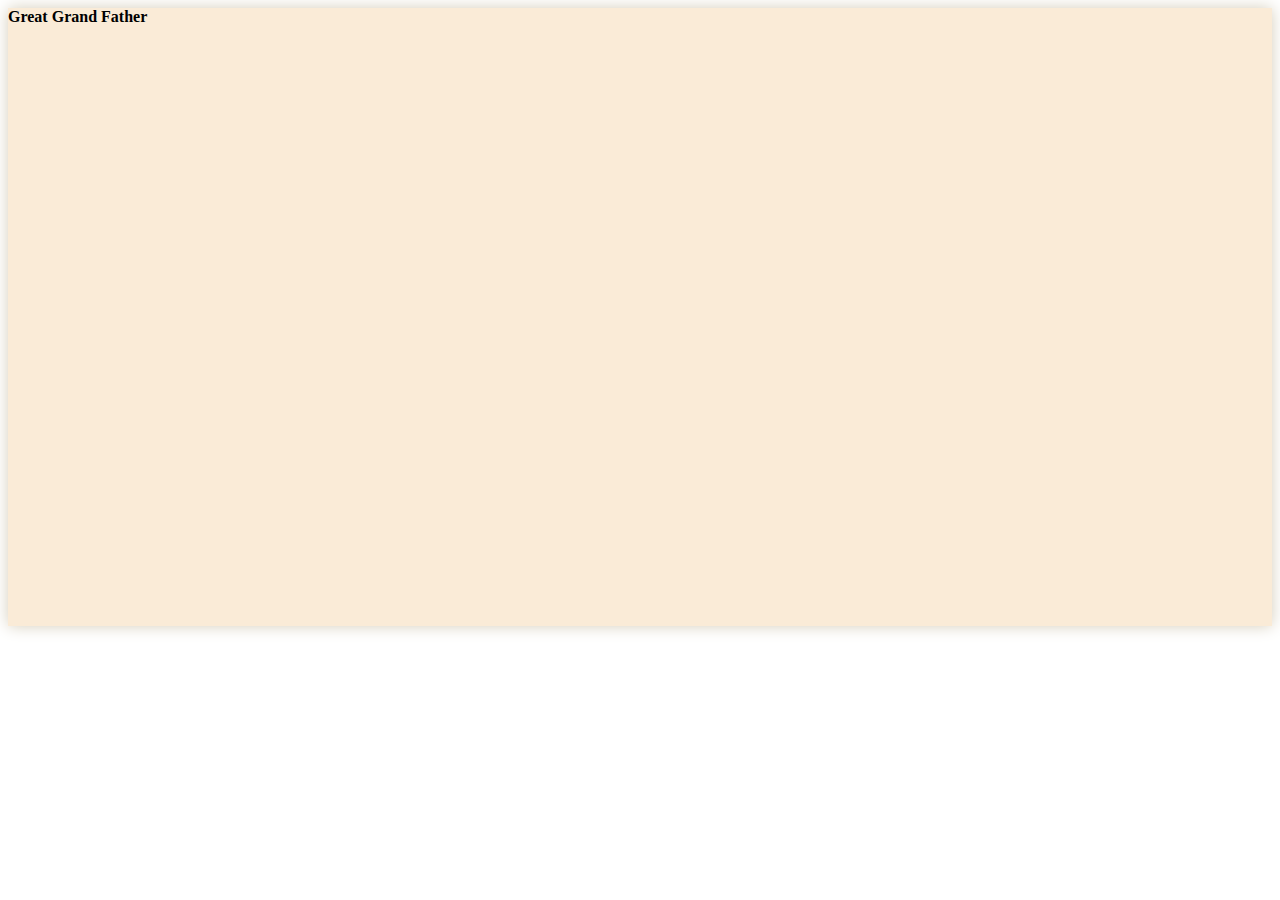
<file: Ancestor-tree/index.html>
<!DOCTYPE html>
<html lang="en">
<head>
    <meta charset="UTF-8">
    <meta http-equiv="X-UA-Compatible" content="IE=edge">
    <meta name="viewport" content="width=device-width, initial-scale=1.0">
    <title>Ancestor-Tree</title>
    <link rel="stylesheet" href="css/style.css">

</head>
<body>
    
    <div class="great-grand-father">
        <div class="grand-father">
            <div class="father">
                <div class="You">You</div>
                <div class="Brother">Brother</div>
                <div class="Sister">Sister</div>
            </div>
            <div class="uncle">
                <div class="cousin">cousin 1</div>
                <div class="cousin">cousin 2</div>
                <div class="cousin">cousin 3</div>
            </div>
        </div>
        <div class="grand-father">
            <div class="uncle">
                <div class="cousin">cousin 4</div>
                <div class="cousin">cousin 5</div>
                <div class="cousin">cousin 6</div>
            </div>
            <div class="aunty">
                <div class="cousin">cousin 7</div>
                <div class="cousin">cousin 8</div>
                <div class="cousin">cousin 9</div>
            </div>
            <div class="uncle">
                <div class="cousin">cousin 10</div>
                <div class="cousin">cousin 11</div>
                <div class="cousin">cousin 12</div>
            </div>
        </div>
        <div class="grand-father">
            <div class="uncle">
                <div class="cousin">cousin 13</div>
                <div class="cousin">cousin 14</div>
            </div>
        </div>
    </div>



</body>
</html>
</file>
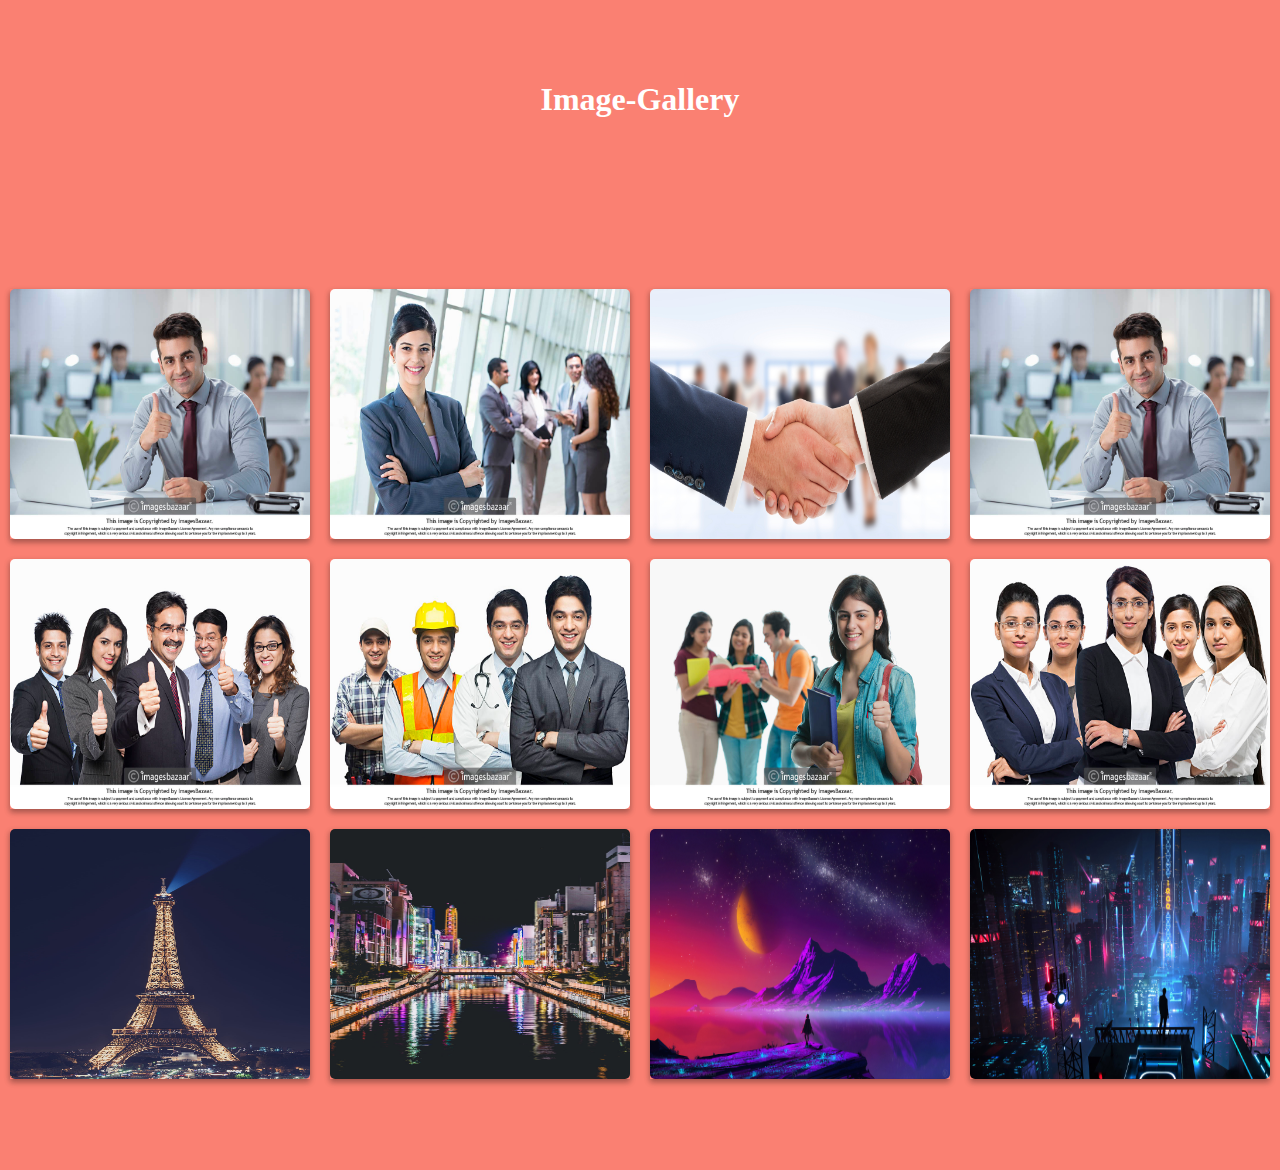
<file: Image-Gallery/index.html>
<!DOCTYPE html>
<html lang="en">
<head>
    <meta charset="UTF-8">
    <meta http-equiv="X-UA-Compatible" content="IE=edge">
    <meta name="viewport" content="width=device-width, initial-scale=1.0">
    <title>Image Gallery</title>

    <style>
    *{
        padding: 0;
        margin: 0;
    }

    .main{
        width:100%;
        height:130vh;
        border:0px solid red;
        display: flex;
       align-items: center;
       flex-direction: column;
       justify-content: space-around;
       background-color: salmon;
    }

    h1{
      color:#fff;
        
    }

    .child-image{
        display: flex;
        justify-content: center;
        flex-flow: row wrap;
    }
  
    .image{
        height:250px;
        width:300px;
        margin: 10px;
        box-shadow: rgba(0, 0, 0, 0.16) 0px 3px 6px, rgba(0, 0, 0, 0.23) 0px 3px 6px;
    }

    .image:hover{
        transition: 0.5s;
        transform: scale(1.1);
        cursor: pointer;
    }

    .image a img{
        border-radius: 5px;
    }
    

    </style>

</head>
<body>
    <div class="main">
        <h1>Image-Gallery</h1>

        <div class="child-image">        
            
            <div class="image">
      <a target="_blank" href="img/1.jpg"><img src="img/1.jpg" alt="" height="250" width="300"/></a>
        </div>

        <div class="image">
      <a target="_blank" href="img/2.jpg" >  <img src="img/2.jpg" alt="" height="250" width="300" /></a>
        </div>
        <div class="image">
      <a target="_blank" href="img/3.jpg">  <img src="img/3.jpg" alt="" height="250" width="300" /></a>
        </div>
        <div class="image">
      <a target="_blank" href="img/123.jpg">  <img src="img/123.jpg" alt="" height="250" width="300" /></a>
        </div>
        
        
        
        <div class="image">
      <a target="_blank" href="img/124.jpg">  <img src="img/124.jpg" alt="" height="250" width="300" /></a>
        </div>
        
        <div class="image">
       <a target="_blank" href="img/125.jpg"> <img src="img/125.jpg" alt="" height="250" width="300" /></a>
            </div>
        
        <div class="image">
      <a target="_blank" href="img/126.jpg">  <img src="img/126.jpg" alt="" height="250" width="300" /></a>
        </div>
        
        <div class="image">
      <a>  <img src="img/c.jpg" alt="" height="250" width="300"  /></a>
        </div>
        
        
        <div class="image">
      <a target="_blank" href="img/hd_9e988b86492818b251bb1ab59f88d4d8.jpg">  <img src="img/hd_9e988b86492818b251bb1ab59f88d4d8.jpg" alt="" height="250" width="300" /></a>
        </div>
        
        <div class="image">
       <a target="_blank" href="img/hd_b087994ac8dbfc2824cd42448e8c8e76.jpg"> <img src="img/hd_b087994ac8dbfc2824cd42448e8c8e76.jpg" alt="" height="250" width="300" />
</a>        </div>
        
        <div class="image">
       <a target="_blank" href="img/wallpaperflare.com_wallpaper (2).jpg"> <img src="img/wallpaperflare.com_wallpaper (2).jpg" alt="" height="250" width="300" />
</a>        </div>
        
        <div class="image">
       <a target="_blank" href="img/wallpaperflare.com_wallpaper (3).jpg"> <img src="img/wallpaperflare.com_wallpaper (3).jpg" alt="" height="250" width="300" />
</a>        </div>

</div>

        
</div>
    
</body>
</html>
</file>
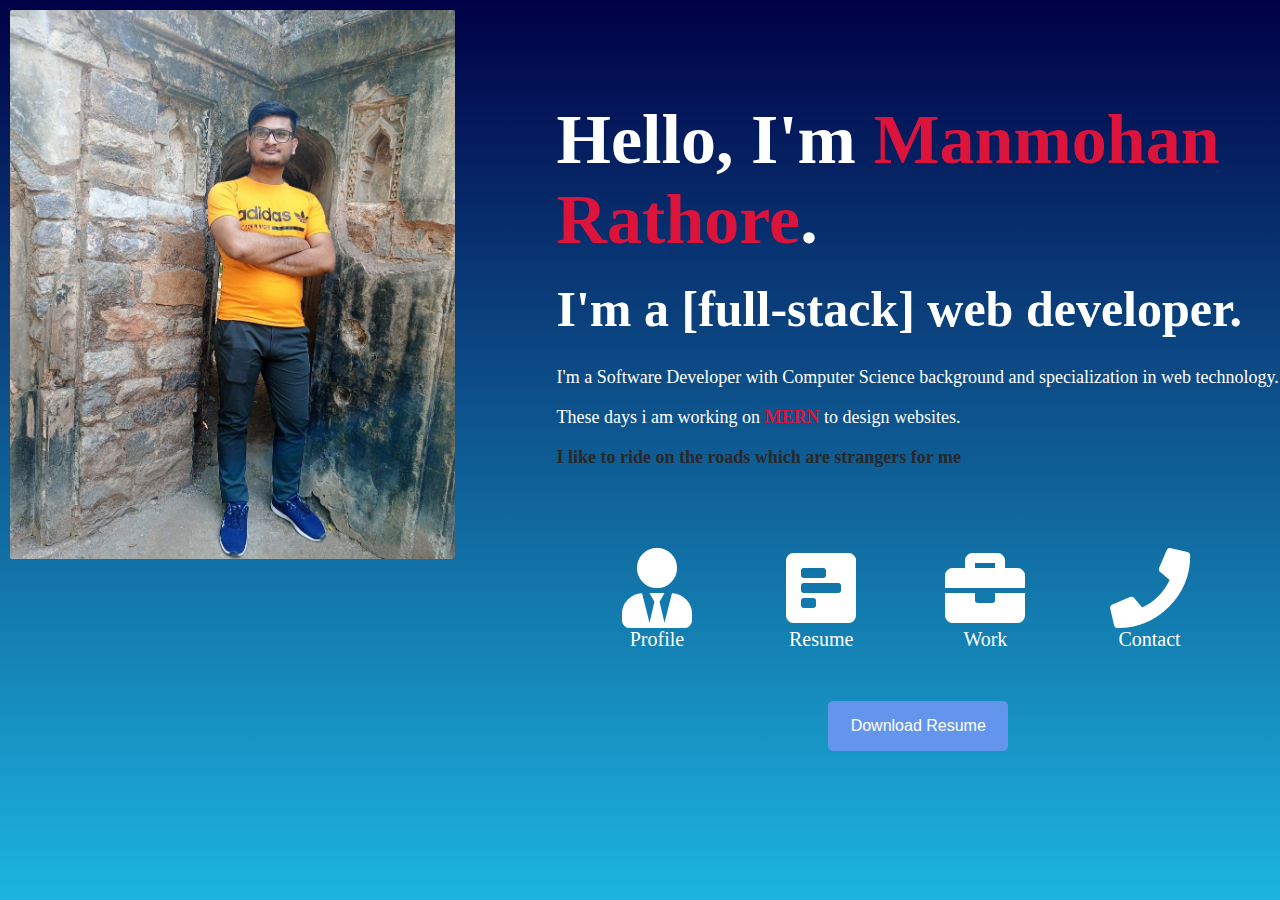
<file: Portfolio-2/index.html>
<!DOCTYPE html>
<html lang="en">
<head>
    <meta charset="UTF-8">
    <meta http-equiv="X-UA-Compatible" content="IE=edge">
    <meta name="viewport" content="width=device-width, initial-scale=1.0">
    <title>Manmohan Rathore</title>

    <link rel="stylesheet" href="https://cdnjs.cloudflare.com/ajax/libs/font-awesome/5.10.0/css/all.min.css" />

    <style>
        *{
            padding:0;
            margin: 0;
        }
        .main{
            border:0px solid red;
            height:100vh;
            display: flex;
            align-items: center;
            width: 100%;
            background:linear-gradient(#000046,#1cb5e0);
        }
        #pic{
            border-radius: 2px;
            width:80%;
            margin:10px 0 0 10px;
             /* border:2px solid gray ;  */
        }

       #left-section{
           width:50%;
           height:100vh;

       } 
       .right{
           width:65%;
           float: right;
           height:100vh;
           display: flex;
           justify-content: center;
           flex-direction: column;
       }
    .heading{
        margin:0;
        font-size: 70px;
        color: #fff; 
    }

    .para{
        margin-top: 20px;
        color:#fff;
        /* line-height: 20px; */
        display: flex;
        flex-direction: column;
        justify-content: space-around;
        height:120px;
        font-size: 18px;
    }

    span{
        color:#282828;
    }

    .align-center {
        text-align: center;
      }
      .li-item li {
        display: inline-block;
        width: 18%;
        margin-right:30px;
        padding-top: 20px;
        color:#fff;
        font-size: 20px;

      }
      .li-item li i {
        width: 100%;
        font-size: 80px;
        color: #fff;
      }
    </style>
</head>
<body>
   
    
     <section class="main">
         <section id="left-section">
            <img src="img/IMG-20210222-WA0052.jpg"  id="pic"/>

         </section>
         <section class="right">
            <section>
       
                <h1 class="heading">
              Hello, I'm <font color="crimson"> Manmohan Rathore</font>. 
              </h1>
             </section>
            <section>
                <h2 style="font-size: 50px; color:#fff; margin: 20px 0 0 0;">
                    I'm a [full-stack] web developer.
                  </h2>
            </section>
            <section class="para">
                <p>
                  I'm a Software Developer with Computer Science background and
                  specialization in web technology.
                </p>
                <p>
                    These days i am working on <font color="crimson"> <b> MERN</b></font> to design websites.
                </p>
                
                <b>
              <span>  I like to ride on the roads which are strangers for me</span> 
                </b>
              </section>
              <section style="margin: 50px 0; width:100;">
                <ul class="align-center li-item">
                  <li>
                    <i class="fas fa-user-tie"></i>
                    Profile
                  </li>
                  <li>
                    <i class="fas fa-poll-h"></i>
                    <a href="#" style="text-decoration: none; color:#fff; font-size: 20px;">Resume</a>
                  </li>
                  <li>
                    <i class="fas fa-briefcase"></i>
                    <a href="#" style="text-decoration: none; color:#fff; font-size: 20px;"> Work </a>
                  </li>
                  <li>
                    <i class="fas fa-phone"></i>
                    Contact
                  </li>
                </ul>
              </section>
              <section class="width-100" style="height: 100px; text-align: center;">
                <button
                  style="
                    width: 180px;
                    height: 50px;
                    background-color: cornflowerblue;
                    color: white;
                    border: none;
                    border-radius: 5px;
                    font-size: 16px;
                    
                  "
                ><a href="#" style="color:white; text-decoration: none;">
                  Download Resume</a>
                </button>
                
              </section>
         </section>
     </section>

     
</body>
</html>
</file>
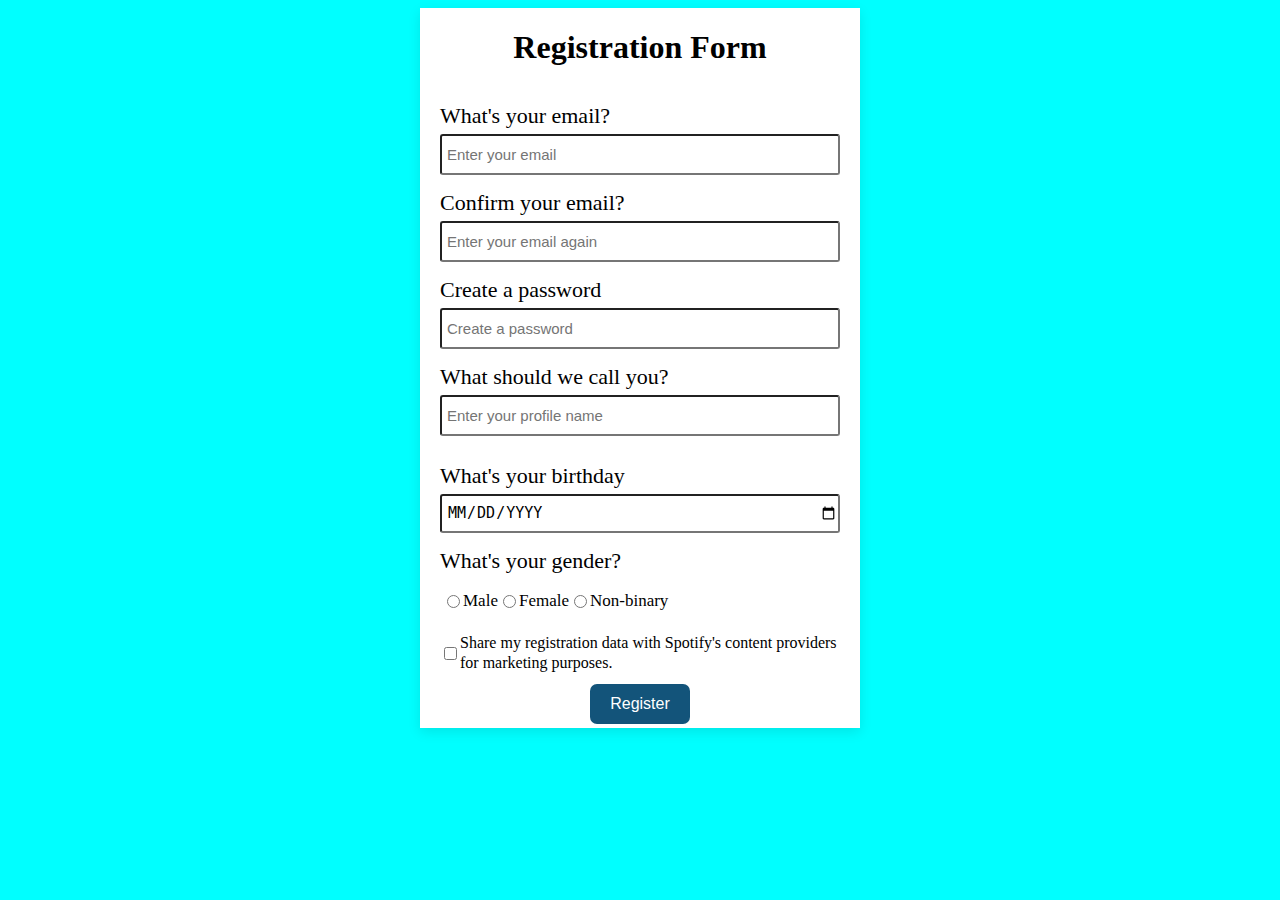
<file: Registration-form/index.html>
<!DOCTYPE html>
<html lang="en">
<head>
    <meta charset="UTF-8">
    <meta http-equiv="X-UA-Compatible" content="IE=edge">
    <meta name="viewport" content="width=device-width, initial-scale=1.0">
    <title>Registration</title>

    <style>
        body{
            display: flex;
            justify-content: center;
            align-items: center;
            background:aqua;
           
        }

        .registration{
            display: flex;
            align-items: center;
            flex-direction: column;
            border:0px solid #fff;
            width:25rem;
            height:45rem;
            padding: 0 20px;
            box-shadow: rgba(0, 0, 0, 0.1) 0px 4px 12px;
            background-color: #fff;
        }

        .registration form{
            display: flex;
            flex-direction: column;
        }

        .registration form label{
            color:#000;
            font-size: 22px;
            padding-top: 15px;
            padding-bottom: 5px;
        }

        .registration form input{
            height:35px;
           font-size: 15px;
           border-radius: 3px;
           padding-left: 5px;
        }

        p{
            color:#fff;
            font-size: 15px;
             margin-top: 0px;
        }

        .radio{
            display: flex; 
            border:2px solid #fff;
            line-height: 40px;
            padding:-10px 20px;
            font-size: 17px;
            color:#000;
        }

        .checkbox{
            display: flex;
            line-height: 20px;
            color:#000;
            padding:10px 0;
        }

        .btn{
            width:100px;
            height:40px;
            background-color: #13547a;
            border: none;
            color:#fff;
            font-size: 16px;
            margin-left: 150px;
            border-radius: 7px;
        }

        .btn:hover{
            box-shadow: rgba(0, 0, 0, 0.1) 0px 4px 12px;
            cursor: pointer;
            transform: scale(1.1);
        }


      
    </style>
</head>
<body>
    
    

        <div class="registration">
            <h1>Registration Form</h1>

            <form action="">
                <label for="" class="">What's your email?</label>
                <input type="text" placeholder="Enter your email">

                <label for="">Confirm your email?</label>
                <input type="text" placeholder="Enter your email again">

                <label for="">Create a password</label>
                <input type="text" placeholder="Create a password">

                <label for="">What should we call you?</label>
                <input type="text" placeholder="Enter your profile name">
                <p>This is appears on your profile.</p>

                <label for="" style="margin-top:-20px;">What's your birthday</label>
                <input type="Date" style="text-transform: uppercase;">

                <label for="">What's your gender?</label>
                <div class="radio">
                <input type="radio"> Male
                <input type="radio"> Female
                <input type="radio"> Non-binary
              </div>
             <div class="checkbox">
              <input type="checkbox">Share my registration data with Spotify's content providers for marketing purposes.
            </div>

            <button class="btn">Register</button>
            </form>

        </div>



</body>
</html>
</file>
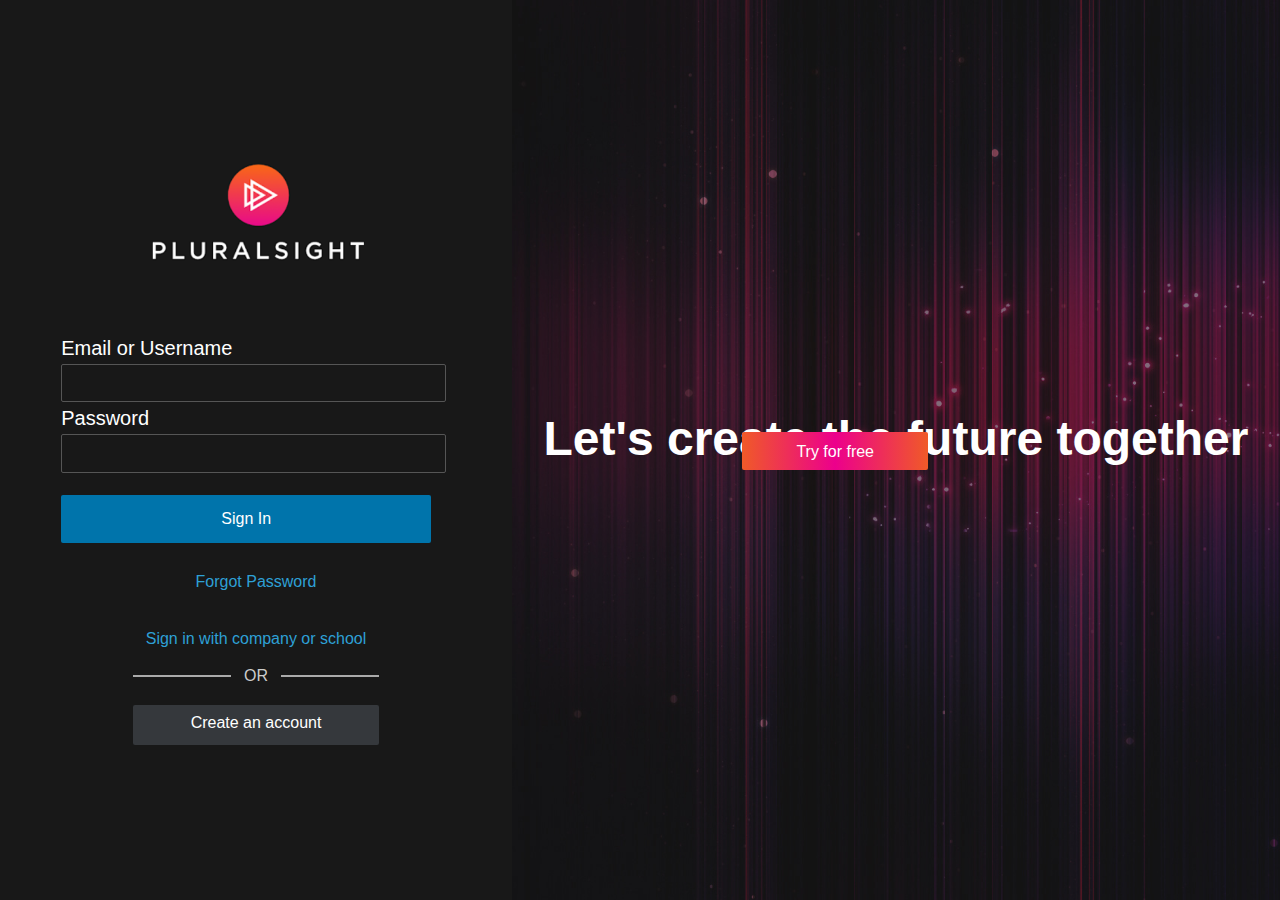
<file: SIGNUP-PAGE/Index.html>
<!DOCTYPE html>
<html lang="en">
<head>
    <meta charset="UTF-8">
    <meta http-equiv="X-UA-Compatible" content="IE=edge">
    <meta name="viewport" content="width=device-width, initial-scale=1.0">
    <title>Class Project</title>

    <link rel="stylesheet" href="Css/Index.css">
</head>
<body>
    
    <div id="wrapper">
        <div id="left">
            <div id="signin">
                <div class="logo">
                
                    <img src="img/pl.png"  alt="pluralsight">
                </div>
                
                <form>
                    <div>
                        <label>Email or Username</label>
                        <input type="text" class="text-input">

                        <label>Password</label>
                        <input type="password" class="text-input">
                    </div>
                    <button type="submit" class="primary-btn">Sign In</button>
                </form>
                <a href="#" class="links">Forgot Password</a>
                <a href="#" class="links">Sign in with company or school</a>


                <div class="or">
                    <hr class="bar"/>
                    <span>OR</span>
                    <hr class="bar" />
                </div>

                <a href="#" class="secondary-btn">Create an account</a>


            </div>
        </div>
        
        <div id="right">
           
            
            <div id="showcase">
                
                <h1 class="showcase-text">Let's create the future together</h1>
               
                <a href="#" class="secondary-btns">Try for free</a>

            </div>


        </div>
    </div>
    
</body>
</html>
</file>
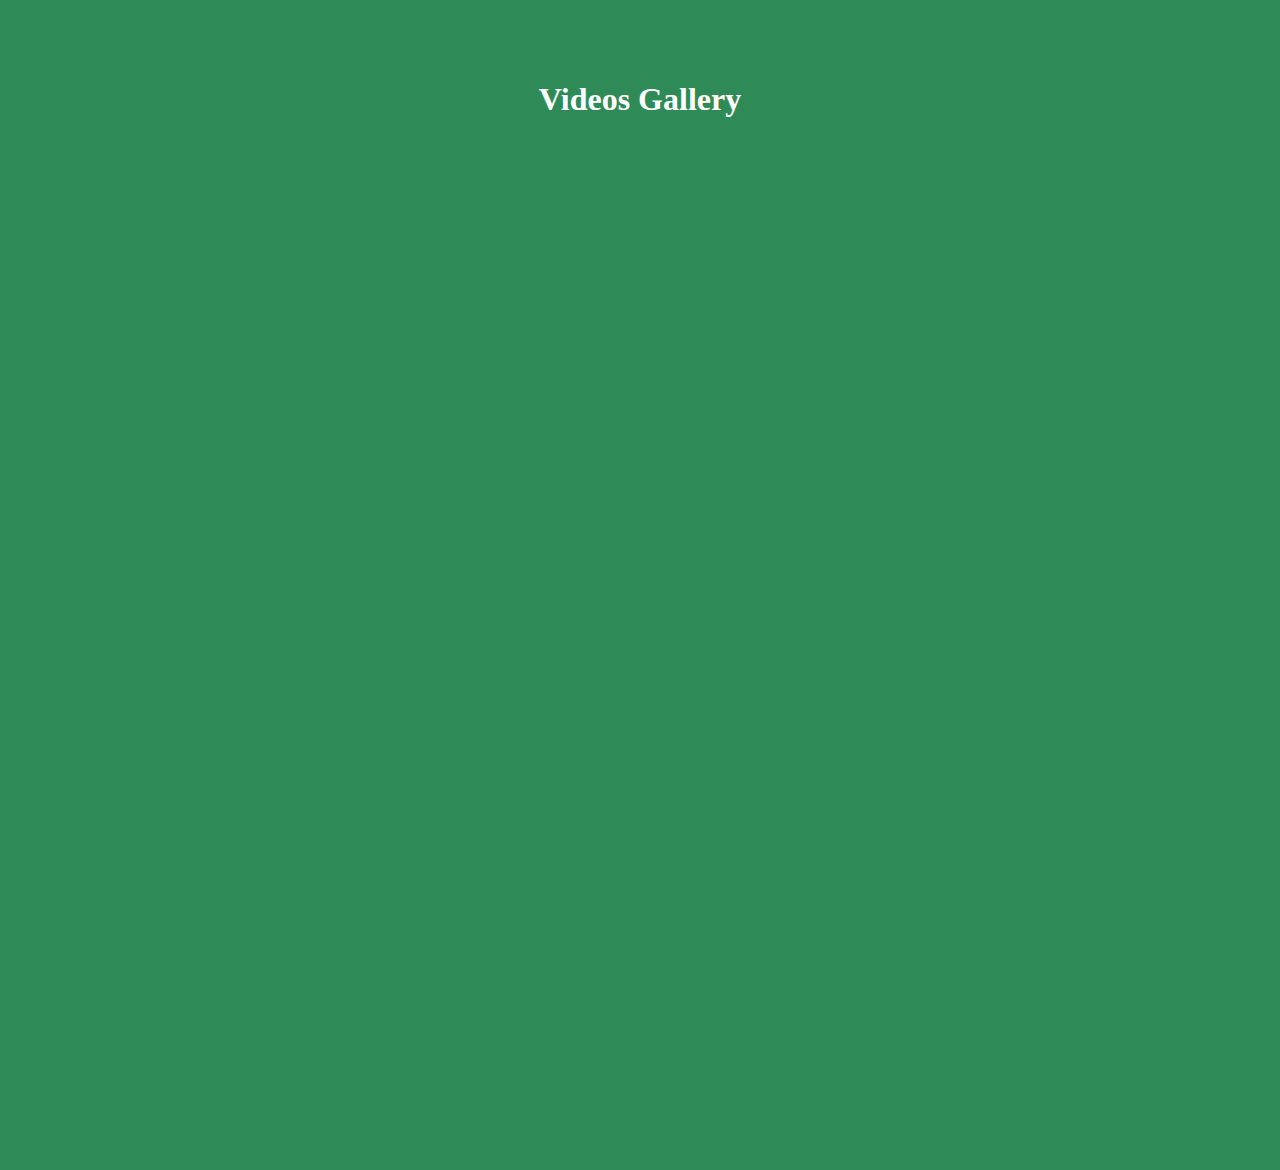
<file: Video/index.html>
<!DOCTYPE html>
<html lang="en">

<head>
    <meta charset="UTF-8">
    <meta http-equiv="X-UA-Compatible" content="IE=edge">
    <meta name="viewport" content="width=device-width, initial-scale=1.0">
    <title>Video Gallery</title>

    <style>
        * {
            padding: 0;
            margin: 0;
        }

        .main {
            width: 100%;
            height: 130vh;
            border: 0px solid red;
            display: flex;
            align-items: center;
            flex-direction: column;
            justify-content: space-around;
            background-color: seagreen;
        }

        h1 {
            color: #fff;

        }

        .child-videos {
            display: flex;
            justify-content: center;
            flex-flow: row wrap;
        }

        .videos {
            height: 250px;
            width: 300px;
            margin: 10px;

        }
    </style>

</head>

<body>
    <div class="main">
        <h1>Videos Gallery</h1>

        <div class="child-videos">

            <div class="videos">
                <iframe width="300" height="250" src="https://www.youtube.com/embed/x2PlWkkcHG0" title="YouTube video player" frameborder="0" allow="accelerometer; autoplay; clipboard-write; encrypted-media; gyroscope; picture-in-picture" allowfullscreen></iframe>
              
            </div>

            <div class="videos">

                <iframe width="300" height="250" src="https://www.youtube.com/embed/C_rsdqKA6ok" title="YouTube video player" frameborder="0" allow="accelerometer; autoplay; clipboard-write; encrypted-media; gyroscope; picture-in-picture" allowfullscreen></iframe>
            </div>

            
            <div class="videos">

                <iframe width="300" height="250" src="https://www.youtube.com/embed/dC85QaN0hng" title="YouTube video player" frameborder="0" allow="accelerometer; autoplay; clipboard-write; encrypted-media; gyroscope; picture-in-picture" allowfullscreen></iframe>
            </div>

            <div class="videos">
                <iframe width="300" height="250" src="https://www.youtube.com/embed/ET_hFOSg3Ss" title="YouTube video player" frameborder="0" allow="accelerometer; autoplay; clipboard-write; encrypted-media; gyroscope; picture-in-picture" allowfullscreen></iframe>
            </div>


            <div class="videos">
                <iframe width="300" height="250" src="https://www.youtube.com/embed/x2PlWkkcHG0" title="YouTube video player" frameborder="0" allow="accelerometer; autoplay; clipboard-write; encrypted-media; gyroscope; picture-in-picture" allowfullscreen></iframe>
              
            </div>

            <div class="videos">

                <iframe width="300" height="250" src="https://www.youtube.com/embed/C_rsdqKA6ok" title="YouTube video player" frameborder="0" allow="accelerometer; autoplay; clipboard-write; encrypted-media; gyroscope; picture-in-picture" allowfullscreen></iframe>
            </div>

            
            <div class="videos">

                <iframe width="300" height="250" src="https://www.youtube.com/embed/dC85QaN0hng" title="YouTube video player" frameborder="0" allow="accelerometer; autoplay; clipboard-write; encrypted-media; gyroscope; picture-in-picture" allowfullscreen></iframe>
            </div>

            <div class="videos">
                <iframe width="300" height="250" src="https://www.youtube.com/embed/ET_hFOSg3Ss" title="YouTube video player" frameborder="0" allow="accelerometer; autoplay; clipboard-write; encrypted-media; gyroscope; picture-in-picture" allowfullscreen></iframe>
            </div>

            <div class="videos">
                <iframe width="300" height="250" src="https://www.youtube.com/embed/x2PlWkkcHG0" title="YouTube video player" frameborder="0" allow="accelerometer; autoplay; clipboard-write; encrypted-media; gyroscope; picture-in-picture" allowfullscreen></iframe>
              
            </div>

            <div class="videos">

                <iframe width="300" height="250" src="https://www.youtube.com/embed/C_rsdqKA6ok" title="YouTube video player" frameborder="0" allow="accelerometer; autoplay; clipboard-write; encrypted-media; gyroscope; picture-in-picture" allowfullscreen></iframe>
            </div>

            
            <div class="videos">

                <iframe width="300" height="250" src="https://www.youtube.com/embed/dC85QaN0hng" title="YouTube video player" frameborder="0" allow="accelerometer; autoplay; clipboard-write; encrypted-media; gyroscope; picture-in-picture" allowfullscreen></iframe>
            </div>

            <div class="videos">
                <iframe width="300" height="250" src="https://www.youtube.com/embed/ET_hFOSg3Ss" title="YouTube video player" frameborder="0" allow="accelerometer; autoplay; clipboard-write; encrypted-media; gyroscope; picture-in-picture" allowfullscreen></iframe>
            </div>
            
        </div>
    </div>

</body>

</html>
</file>
<file: Ancestor-tree/css/style.css>
* {
    font-weight: bold;
  }
  .great-grand-father {
    box-shadow: rgb(213, 206, 187) 0px 0px 15px 0px;
    background-color: antiquewhite;
  }
  .grand-father {
    background-color: bisque;
    margin-left: 50px;
    visibility: hidden;
  }
  .great-grand-father:hover {
    background: none;
    border: 2px solid black;
  }

  .great-grand-father:hover .grand-father {
    background: none;
    margin-bottom: 10px;
    border: 2px solid black;
    visibility: visible;
    
  }
  .uncle,
  .father,
  .aunty {
    background-color: purple;
    margin-left: 50px;
    margin-bottom: 20px;
  }
  .father {
    color: red;
  }
  .great-grand-father > .grand-father {
    color:red;
  }
  .great-grand-father::before {
    content: "Great Grand Father";
  }
  .grand-father::before {
    content: "Grand Father";
  }
  .father::before {
    content: "Father";
  }
  .uncle::before {
    content: "Uncle";
  }
  .aunty::before {
    content: "Aunty";
  }
  .great-grand-father div div div {
    margin-left: 50px;
    
  }
  .great-grand-father .grand-father:last-child div.uncle {
    background-color: blueviolet;
  }
  .great-grand-father .grand-father:last-child div.uncle div::first-letter {
    font-size: 30px;
  }

  .great-grand-father div.grand-father div div {
    background-color: white;
    color: green;
    font-family: -apple-system, BlinkMacSystemFont, 'Segoe UI', Roboto, Oxygen, Ubuntu, Cantarell, 'Open Sans', 'Helvetica Neue', sans-serif;
  }
  .father {
    visibility: hidden;
  }
  .aunty {
    visibility: hidden;
  }
  .grand-father:hover .uncle {
    visibility: visible;
  }
  .grand-father:hover .father {
    visibility: visible;
  }
  .grand-father:hover .aunty {
    visibility: visible;
  }

  .father div {
    visibility: hidden;
  }
  .father:hover div {
    visibility: visible;
  }
  .aunty div {
    visibility: hidden;
  }
  .aunty:hover div {
    visibility: visible;
  }
  .uncle div {
    visibility: hidden;
  }
  .uncle:hover div {
    visibility: visible;
  }
</file>
<file: SIGNUP-PAGE/Css/Index.css>
*{
    padding: 0;
    margin: 0;
}

body{
    font-family: 'Roboto',sans-serif;
    font-weight: 300;
    background: #181818;
    color:#fff;
    overflow: hidden;
}

#wrapper{
    display: flex;
    flex-direction: row;
}

#left{
    display:flex;
    flex-direction:column;
    align-items: center;
    justify-content: center;
    height:100vh;
    width:40%;
}

#right{
    flex:1;

}

/* signin */

#signin{
    display: flex;
    flex-direction: column;
    justify-content: center;
    align-items: center;
    width:80%;
    border:0px solid #fff;
}

#signin form{
    margin-top:-45px;
    padding: 10px;
    border:0px solid #fff;
  
    
}
#signin .logo{
    margin: 8vh;
    margin-top: -20px;
}

#signin .logo img{
    width: 300px;
}

#signin label{
    font-size: 20px;
    line-height: 2rem;
    font-weight: 500;
}

#signin .text-input{
    margin-bottom: 1.3;
    width:90%;
    border-radius:2px;
    background: #181818;
    border:1px solid #555;
    color:#fff;
    padding:0.5rem 1rem;
    line-height:1.3rem;
}

#signin .secondary-btn{
    width:100%;
    height:40px;
    border-radius: 2px;
    color:#fff;
    text-align: center;
    line-height: 2.3rem;
    text-decoration: none;
    background:rgba(138,153,168,.25);
}

#signin .secondary-btn:hover{
    transition: 0.3s;
    background:rgba(112, 122, 133, 0.25);
}

#signin .secondary-btn, .or, .link{
    width:60%;
}

#signin .links{
    display: block;
    color:#2ea0d6;
    text-decoration: none;
    margin-top: 20px;
    margin-bottom:1.2rem;
    text-align: center;
}
#signin .links:hover{
    color:#1188be;
    transition: 0.3s;
    border-bottom: 1px solid #1188be;
}

#signin .or{
    display: flex;
    flex-direction: row;
    margin-bottom: 1.2rem;
    align-items: center;
}

#signin .or .bar{
    flex:auto;
    border:none;
    height:2px;
    background: #aaa;
}

#signin .or span{
    color:#ccc;
    padding:0 0.8rem;
}

/* showcase */
#showcase{
    display: flex;
    justify-content: center;
    align-items: center;
    background:url(../img/login-bg.jpg);
    height:100vh;
    text-align: center;
    background-size: cover;
}

#showcase .showcase-text{
    font-size: 3rem;
    width:100%;
    color:#fff;
    margin-bottom: 1.5rem;
}

/* button */

.primary-btn{
    width: 95%;
    margin-top: 22px;
    padding:0.7rem 1rem;
    height:3rem;
    display: block;
    border:0;
    border-radius: 2px;
    border-radius: 2px;
    background: #0074ab;
    color: #fff;
    text-decoration: none;
    cursor: pointer;
    font-size: 1rem;
}

.primary-btn:hover{
    transition: 0.3s;
    background:#0689c5 ;
}
.secondary-btns{
   position:absolute;
   right:22rem;
   top:27rem;
   width:12%;
    color:#fff;
    height:1rem;
    display: block;
    border-radius: 2px;
    border-radius: 2px; 
    text-decoration: none;
    padding:0.7rem 1rem;
    border:0px solid #fff;
    background:linear-gradient(to right,#F05A28,#EC008C,#F05A28);
}
</file>
